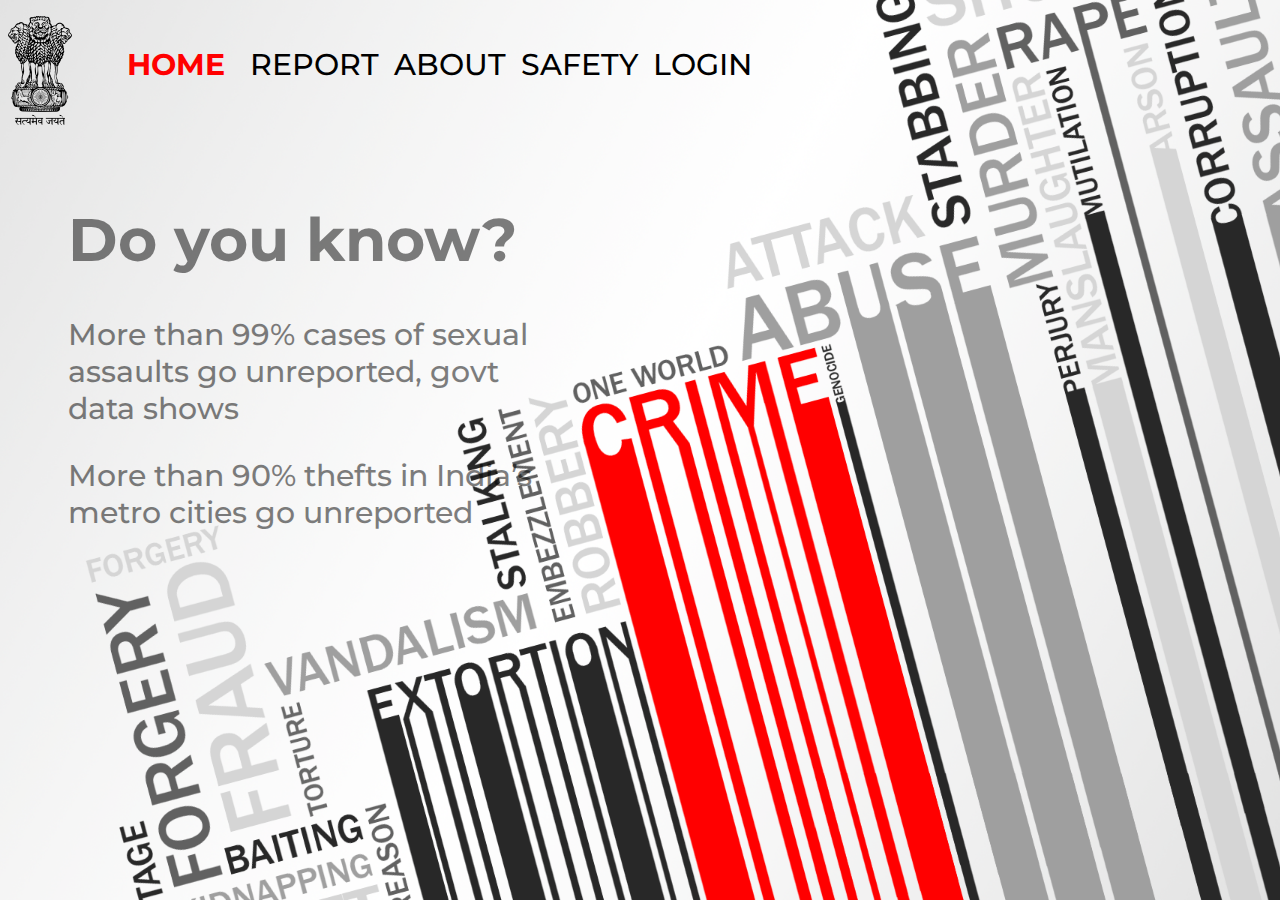
<file: Index.html>
<!DOCTYPE html>
<html lang="en">
<head>
    <meta charset="UTF-8">
    <meta http-equiv="X-UA-Compatible" content="IE=edge">
    <meta name="viewport" content="width=device-width, initial-scale=1.0">
    <title>Crime Reporting Portal</title>
    <link rel="stylesheet" href="./style_index.css">
    
</head>
<body>
    <header>
        <img class="logo" src="./Images/Emblem.png" alt="Logo">
            <ul class="nav_links">
            <li><a href="./Index.html" id="link1">HOME</a></li>
            <li><a href="./Report.html">REPORT</a></li>
            <li><a href="./About.html">ABOUT</a></li>
            <li><a href="./Safety.html">SAFETY</a></li>
            <li><a href="./Login.php">LOGIN</a></li>
        </ul>
</header>

    <div id="one">
    <h1 id="first">Do you know?</h1> <p>More than 99% cases of sexual assaults go unreported, govt data shows</p>
    <p>More than 90% thefts in India’s metro cities go unreported</p>
    </div>
    <div id="two">
    </div>

  
</body>
</html>
</file>
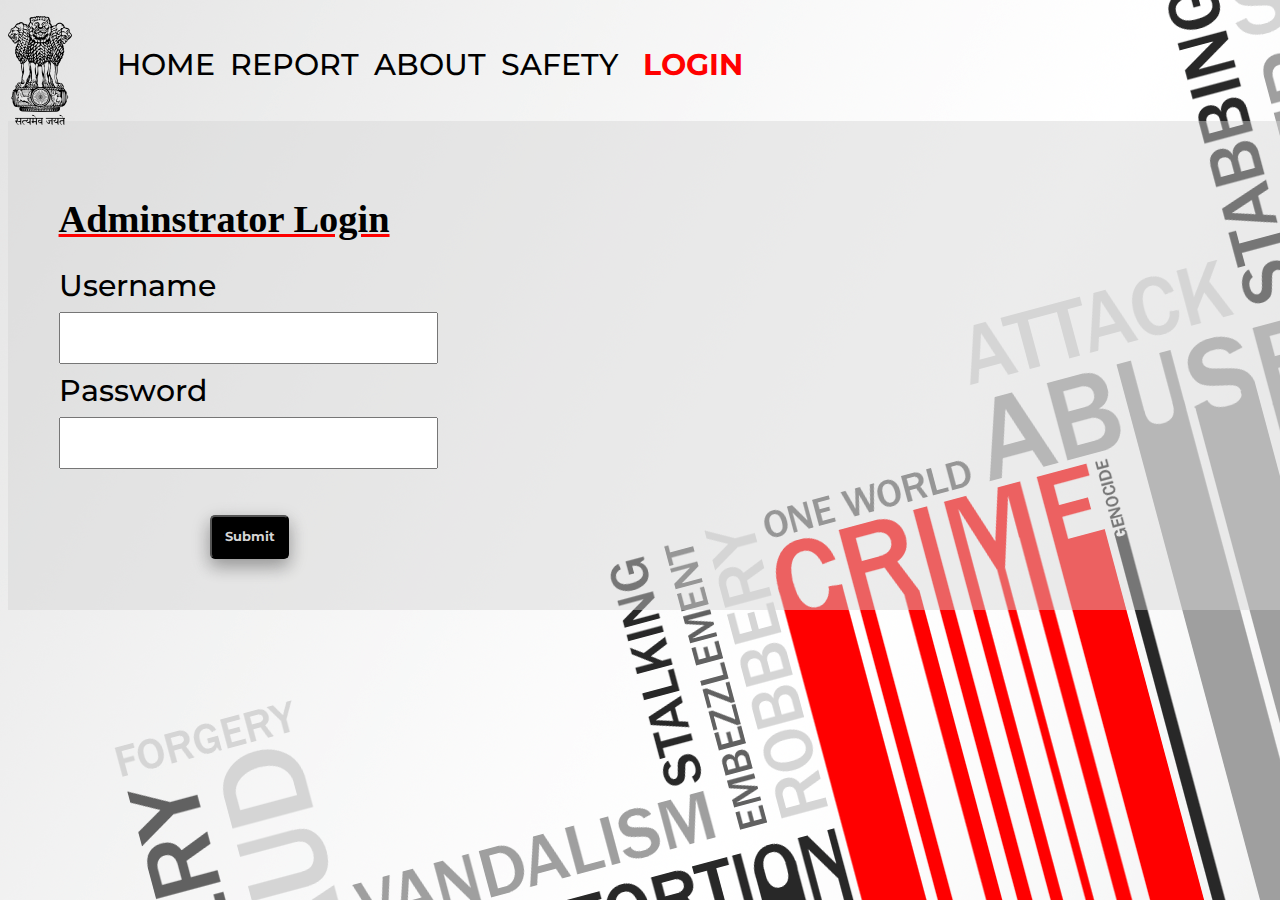
<file: Login.html>
<!DOCTYPE html>
<html lang="en">
<head>
    <meta charset="UTF-8">
    <meta http-equiv="X-UA-Compatible" content="IE=edge">
    <meta name="viewport" content="width=device-width, initial-scale=1.0">
    <title>Login</title>
    <link rel="stylesheet" href="./login_css.css">
    <header>
        <img class="logo" src="./Images/Emblem.png" alt="Logo">
            <ul class="nav_links">
            <li><a href="./Index.html" >HOME</a></li>
            <li><a href="./Report.html">REPORT</a></li>
            <li><a href="./About.html">ABOUT</a></li>
            <li><a href="./Safety.html">SAFETY</a></li>
            <li><a href="./Login.html" id="link1">LOGIN</a></li>
        </ul>
</header>
<form action="#" id="form1">
    <h1>Adminstrator Login </h1>
    <label>Username<label>
        <br><input type="text">
    <br>
    <label>Password<label>
        <br><input type="password">
        <br>
        <input type="submit" value="Submit" id="submit_btn">
</form>
</head>
<body>
    
</body>
</html>
</file>
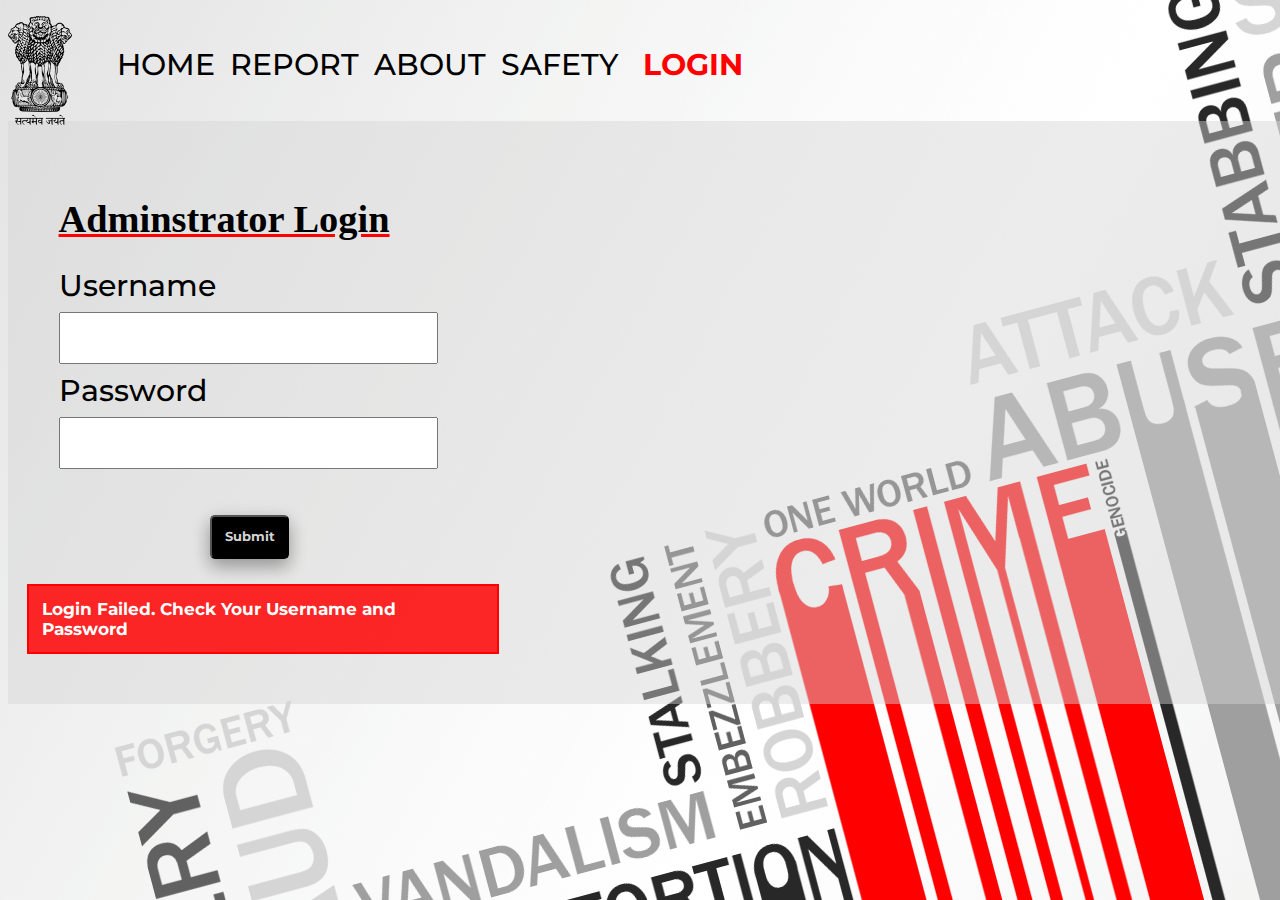
<file: Login_data.html>
<!DOCTYPE html>
<html lang="en">
<head>
    <meta charset="UTF-8">
    <meta http-equiv="X-UA-Compatible" content="IE=edge">
    <meta name="viewport" content="width=device-width, initial-scale=1.0">
    <title>Login</title>
    <link rel="stylesheet" href="./login_css.css">
    <style>
        div.error{
            background-color: rgba(255, 0, 0, 0.84);
            padding: 1%;
            border: 2px solid red;
            width: 35%;
            font-size: 1.3vw;
            color:white;
            margin-top: 2%;
            margin-left: -2.5%;
            animation: alert 4s linear 0s 1;
            animation-fill-mode: forwards;
            font-weight: bold;

}

@keyframes alert {
  0%{
      opacity: 1;
  }
  80%{
      opacity: 1;
  }
  100%{
      opacity: 0;
  }
}
    </style>
    <header>
        <img class="logo" src="./Images/Emblem.png" alt="Logo">
            <ul class="nav_links">
            <li><a href="./Index.html" >HOME</a></li>
            <li><a href="./Report.html">REPORT</a></li>
            <li><a href="./About.html">ABOUT</a></li>
            <li><a href="./Safety.html">SAFETY</a></li>
            <li><a href="./Login.php" id="link1">LOGIN</a></li>
        </ul>
</header>
<form action="../crime/admin.php" id="form1" method="post">
    <h1>Adminstrator Login </h1>
    <label>Username<label>
        <br><input type="text" name="username">
    <br>
    <label>Password<label>
        <br><input type="password" name="password">
        <br>
        <input type="submit" value="Submit" id="submit_btn">
</form>

<div class="error">
    Login Failed. Check Your Username and Password
</div>
</head>
<body>
    
</body>
</html>
</file>
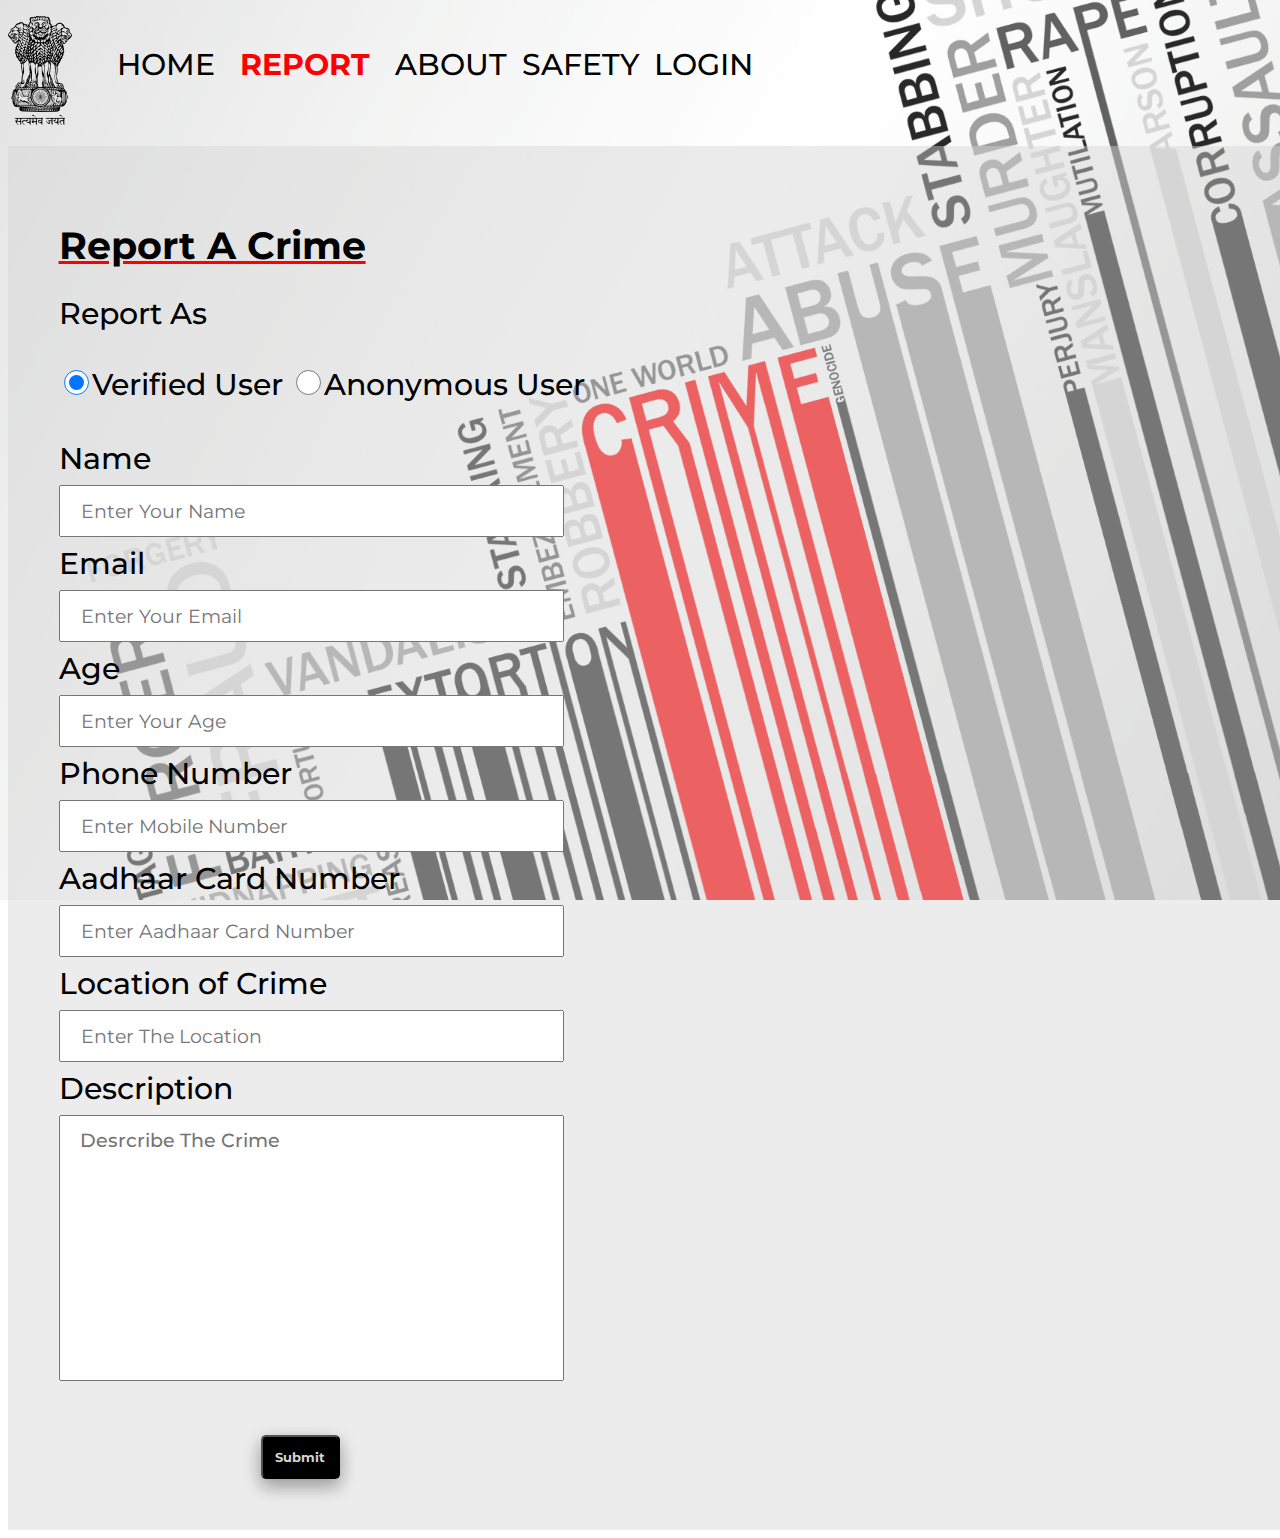
<file: Report.html>
<!DOCTYPE html>
<html lang="en">
<head>
    <meta charset="UTF-8">
    <meta http-equiv="X-UA-Compatible" content="IE=edge">
    <meta name="viewport" content="width=device-width, initial-scale=1.0">
    <title>Complaint</title>
    <link rel="stylesheet" href="./style_report.css">
    <script>
            function enables(){
            names.disabled=false;
            mail.disabled=false;
            numb.disabled=false;
            adhaar.disabled=false;
            age.disabled=false;
        
        }
        function disable(){
            names.disabled=true;
            mail.disabled=true;
            numb.disabled=true;
            adhaar.disabled=true;
            age.disabled=true;
        
            document.getElementById('names').value="";
            document.getElementById('mail').value="";
            document.getElementById('numb').value="";
            document.getElementById('adhaar').value="";
            document.getElementById('age').value="";
            document.getElementById('location').value="";
            document.getElementById('textarea1').value="";
        }
        
        function checknumber(){
            // Function To Check Whether the Mobile Number Entered Contains 10 digits or not
            var numb=document.getElementById("numb").value;
            if(numb.length==10){
                document.getElementById("first").innerHTML = '<h5 style="display: inline;">Valid</h5>';
                document.getElementById("first").style.color = "green";
            }
            else{
                document.getElementById("first").innerHTML = '<h5 style="display: inline;">10 Digits Required</h5>';
                document.getElementById("first").style.color = "red";
            }
        }
        function checknumber1(){
            // Function To Check Whether the Mobile Number Entered Contains 10 digits or not
            var numb=document.getElementById("adhaar").value;
            if(numb.length==12){
                document.getElementById("third").innerHTML = '<h5 style="display: inline;">Valid</h5>';
                document.getElementById("third").style.color = "green";
            }
            else{
                document.getElementById("third").innerHTML = '<h5 style="display: inline;">12 Digits Required</h5>';
                document.getElementById("third").style.color = "red";
            }
        }
        function field1(){
            // Checking The First Name Field By Using The Function field1()  
            var fname = document.getElementById("names").value;
            var reg = /^[a-zA-Z\s\'\-]{2,15}$/;
            if (reg.test(fname)) {
                document.getElementById("second").innerHTML = '<h5 style="display: inline;">Valid</h5>';
                document.getElementById("second").style.color = "green";
            }
            else {
                document.getElementById("second").innerHTML = '<h5 style="display: inline;">2 to 15 Characters</h5>';
                document.getElementById("second").style.color = "red";
            }
        }
        </script>
</head>
<body>
    <header>
        <img class="logo" src="./Images/Emblem.png" alt="Logo">
            <ul class="nav_links">
            <li><a href="./Index.html" >HOME</a></li>
            <li><a href="./Report.html" id="link1">REPORT</a></li>
            <li><a href="./About.html">ABOUT</a></li>
            <li><a href="./Safety.html">SAFETY</a></li>
            <li><a href="./Login.php" >LOGIN</a></li>
        </ul>
</header>
<div>
    
    <form action="../crime/main.php" id="form1" method="post">
       <h1>Report A Crime</h1>
       <label>Report As</label>
       <br>
       <input type="radio"  onclick="enables()" name="select" checked>Verified User
       <input type="radio" onclick="disable()" name="select">Anonymous User
       <br>
       <br>
       <label>Name</label>
        <br><input type="text" id="names" name="name" required onblur="field1()" placeholder="Enter Your Name" ><span id="second"></span>
        <br>
        <label>Email</label>
        <br><input type="email" id="mail" name="email" required placeholder="Enter Your Email">
        <br>
        <label>Age</label>
        <br>
        <input type="number" id="age" name="age" placeholder="Enter Your Age">
        <br>
        <label>Phone Number</label>
        <br>
        <input type="number" id="numb" name="phnumber" onblur="checknumber()" placeholder="Enter Mobile Number"><span id="first"></span>
        <br>
        <label>Aadhaar Card Number</label>
        <br>
        <input type="number" id="adhaar" name="adhaar" onblur="checknumber1()" placeholder="Enter Aadhaar Card Number"><span id="third"></span>
        <br>
        <label>Location of Crime</label>
        <br>
        <input type="text" placeholder="Enter The Location" name="location">
        <br>
        <label>Description</label>
        <br>
        <textarea name="textarea1" cols="30" rows="10" placeholder="Desrcribe The Crime"></textarea>
        <br>
        <input type="submit" value="Submit" id="submit_btn">
    </form>
</div>
</body>
</html>
</file>
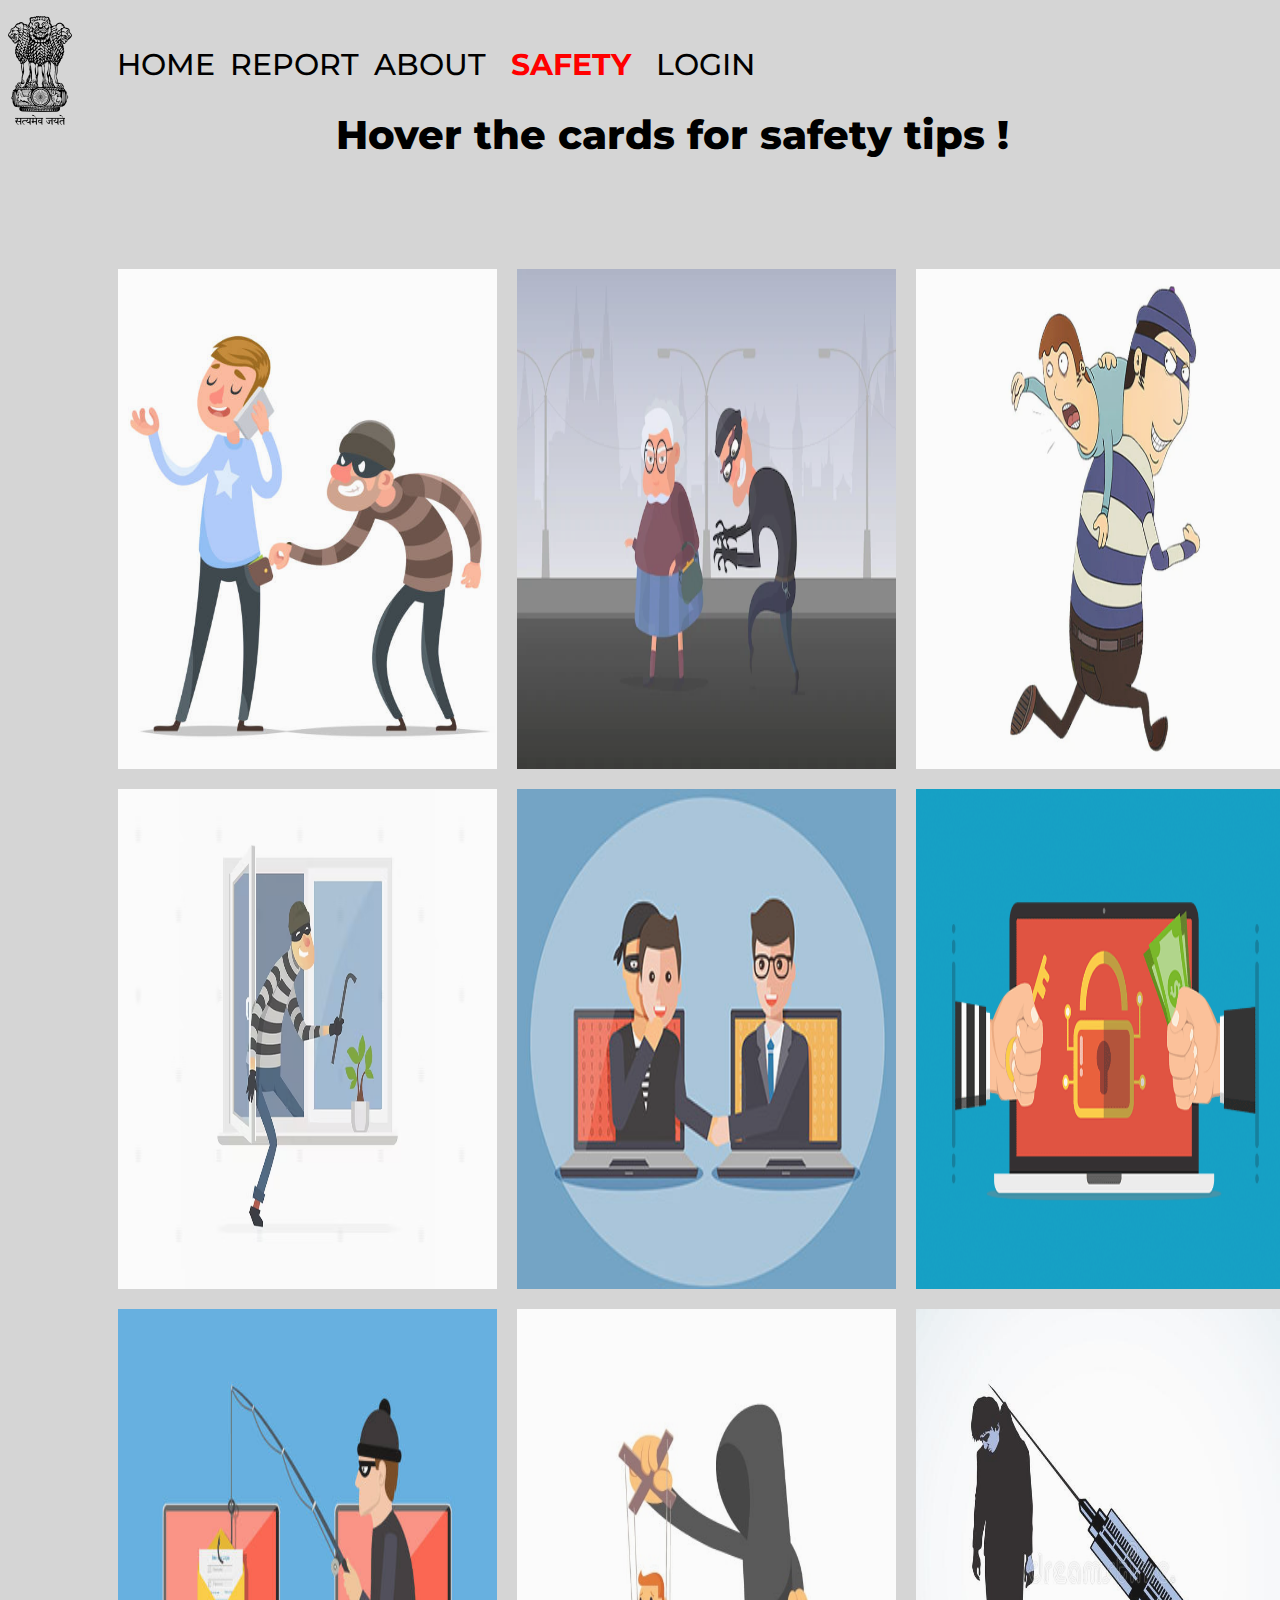
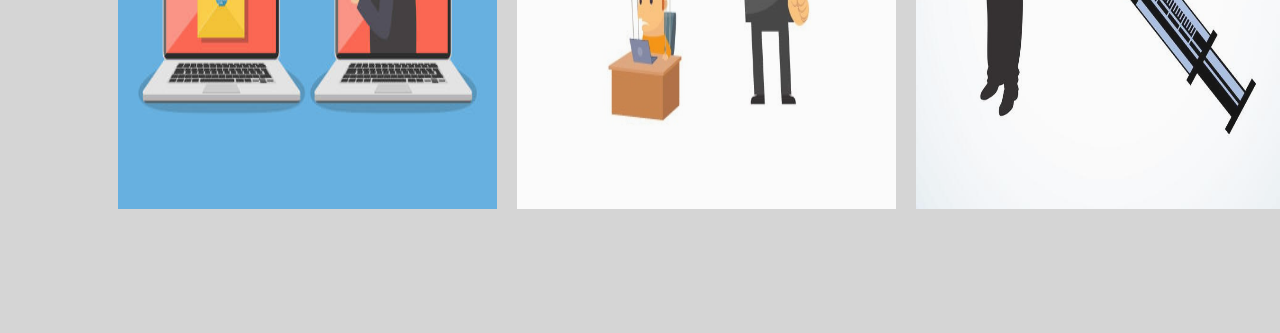
<file: Safety.html>
<!DOCTYPE html>
<html lang="en">
<head>
    <meta charset="UTF-8">
    <meta http-equiv="X-UA-Compatible" content="IE=edge">
    <meta name="viewport" content="width=device-width, initial-scale=1.0">
    <title>How to protect yourself?</title>
    <link rel="stylesheet" href="./style_safety.css">
</head>
<body>
        <header>
            <img class="logo" src="./Images/Emblem.png" alt="Logo">
                <ul class="nav_links">
                <li><a href="./Index.html" >HOME</a></li>
                <li><a href="./Report.html" >REPORT</a></li>
                <li><a href="./About.html">ABOUT</a></li>
                <li><a href="./Safety.html" id="link1">SAFETY</a></li>
                <li><a href="Login.php">LOGIN</a></li>

            </ul>
    </header>
    <h1 id="main_heading">Hover the cards for safety tips !</h1>
    <div id="main">
        
    <div class="block" >
        <div class="face front" id="one">
            
        </div>
        <div class="face back">
            <div class="data">
                <h3 class="cardtext">Pickpocket</h3>
               <ol>
                    <li>Refrain from showing off your things</li>
                    <li>Portion your money</li>
                    <li>Avoid putting things in your back pocket</li>
                    <li>Minimize your valuables</li>
                    <li>Anchor your purse or pack</li>
                </ol>
                <br>
                <a href="https://www.centreforsecurity.com/8-tips-to-protect-yourself-from-pickpockets/" target="_blank">Read More</a>
            </div>

        </div>
    </div>
    <div class="block">
    <div class="face front" id="two">
    </div>
    <div class="face back">
        <div class="data">
            <h3 class="cardtext">Mugging</h3>
           <ol>
              <li>Surrounding Yourself With Other People </li>
              <li>Avoiding Drawing Attention to Yourself</li>
              <li> Ask people about the part of town you’re walking in. </li>
              <li>Avoid desolate areas</li>
              <li>Don’t walk alone when you’re intoxicated</li>
       </ol>
            <a href="https://www.rd.com/list/im-a-mugger-heres-how-to-outsmart-me/" target="_blank">Read More</a>
        </div>
    </div>
    </div>
    <div class="block">
        <div class="face front" id="three">
        </div>
        <div class="face back">
            <div class="data">
                <h3 class="cardtext">Abduction</h3>
               <ol>
                    <li>Don’t discuss money publicly</li>
                    <li>Do not accept rides from strangers</li>
                    <li>Stop routine movements</li>
                    <li>Know your neighbours</li>
                    <li>Keep emergency numbers</li>
                    <li>Always keep your phone handy</li>
                    <li>Be careful with revealing data on social media</li>
                </ol>
                <a href="https://thenationonlineng.net/20-tips-to-avoid-being-kidnapped-abducted/" target="_blank">Read More</a>
            </div>
        </div>
    </div>
    <div class="block">
        <div class="face front" id="four">
        </div>
        <div class="face back">
            <div class="data">
                <h3 class="cardtext">Burglary</h3>
               <ol>
                    <li>Make your home look occupied, and make it difficult to break in.</li>
                   <li>Check your locks on doors and windows and replace them with secure devices as necessary.</li>
                   <li>Lock all outside doors and windows before you leave the house or go to bed.</li>
          
                </ol>
                <a href="https://www.firestoneco.gov/449/Tips-to-Prevent-Burglary" target="_blank">Read More</a>
            </div>
        </div>
    </div>

    <div class="block">
        <div class="face front" id="five">
        </div>
        <div class="face back">
            <div class="data">
                <h3 class="cardtext">Identity Theft</h3>
               <ol>
              <li>Be more defensive with personal information.</li>
              <li>Don’t leave a paper trail.</li>
              <li>Watch Out for Phishing Attempts</li>
              <li>Limit Your Exposure</li>
              <li>Avoid using public WiFi.</li>
           </ol>
                <a href="https://www.kaspersky.co.in/resource-center/threats/how-to-prevent-ransomware" target="_blank">Read More</a>
            </div>
        </div>
    </div>
    <div class="block">
        <div class="face front" id="six">
        </div>
        <div class="face back">
            <div class="data">
                <h3 class="cardtext">Ransomware</h3>
               <ol>
                 <li>Make backups</li>
                 <li>Be careful with messages</li>
                 <li>Avoid suspicious websites</li>
                 <li> Update software in a timely manner</li>
                 <li>Install a security solution</li>
           </ol>
                <a href="https://www.kaspersky.co.in/resource-center/threats/how-to-prevent-ransomware" target="_blank">Read More</a>
            </div>
        </div>
    </div>

    <div class="block">
        <div class="face front" id="seven">
        </div>
        <div class="face back">
            <div class="data">
                <h3 class="cardtext">Phishing</h3>
               <ol>
                    <li>Protect your computer by using security software.</li>
                    <li> Protect your accounts by using multi-factor authentication. </li>
                    <li>Protect your data by backing it up.</li>
                    <li>Protect your mobile phone by setting software to update automatically. </li>
           </ol>
                <a href="https://consumer.ftc.gov/articles/how-recognize-and-avoid-phishing-scams" target="_blank">Read More</a>
            </div>
        </div>
    </div>
    <div class="block">
        <div class="face front" id="eight">
        </div>
        <div class="face back">
            <div class="data">
                <h3 class="cardtext">Social Engineering Attacks</h3>
               <ol>
                  <li>Delete any request for personal information or passwords. </li>
                  <li>Reject requests for help or offers of help.</li>
                  <li> Set your spam filters to high.</li>
                  <li>Secure your devices.</li>
                  <li>Always be mindful of risks.</li>
           </ol>
                <a href="https://www.mdsny.com/5-ways-to-prevent-social-engineering-attacks/" target="_blank">Read More</a>
            </div>
        </div>
    </div>
    <div class="block">
        <div class="face front" id="nine">
        </div>
        <div class="face back">
            <div class="data">
                <h3 class="cardtext">Drug Abuse</h3>
               <ol>
                  <li>Effectively deal with peer pressure</li>
                  <li>Seek help for mental illness.</li>
                  <li>Keep a well-balanced life.</li>
                  <li>Examine every risk factor.</li>
                  <li>Deal with life pressure.</li>
           </ol>
                <a href="https://treatmentsolutions.com/blog/top-5-ways-to-prevent-substance-abuse/" target="_blank">Read More</a>
            </div>
        </div>
    </div>
</div>
</body>
</html>
</file>
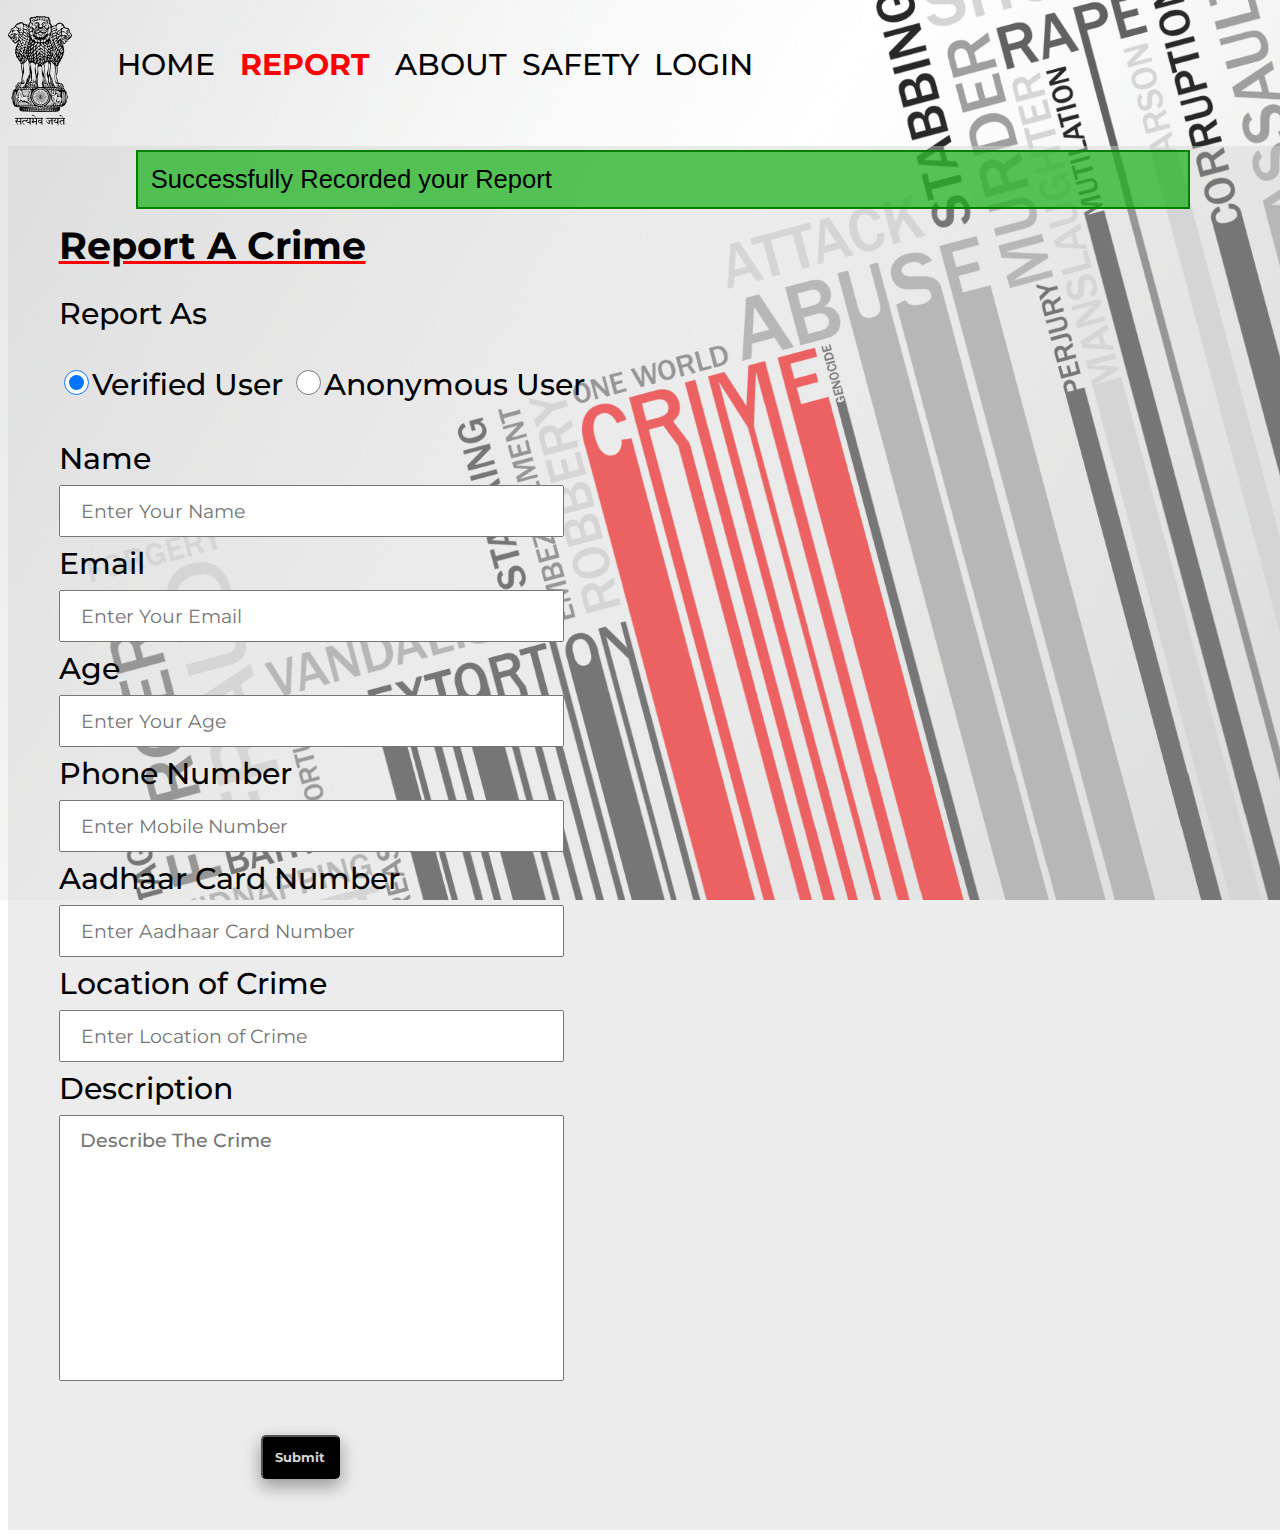
<file: trueReport.html>
<!DOCTYPE html>
<html lang="en">
<head>
    <meta charset="UTF-8">
    <meta http-equiv="X-UA-Compatible" content="IE=edge">
    <meta name="viewport" content="width=device-width, initial-scale=1.0">
    <title>Complaint</title>
    <link rel="stylesheet" href="./style_report.css">
    <style>
        div.alert{
            position: absolute;
            font-size: 2vw;
            width:80%;
            padding: 1%;
            margin-left: 10%;
            margin-top: 4%;
            background-color: rgba(18, 175, 18, 0.692);
            border: 2px solid green;
            font-family: 'Lucida Sans', 'Lucida Sans Regular', 'Lucida Grande', 'Lucida Sans Unicode', Geneva, Verdana, sans-serif;
            animation: alert 4s linear 0s 1;
            animation-fill-mode: forwards;
        }
        @keyframes alert {
            0%{
                opacity: 1;
            }
            80%{
                opacity: 1;
            }
            100%{
                opacity: 0;
            }
            
        }
    </style>
</head>
<body>
    <header>
        <img class="logo" src="./Images/Emblem.png" alt="Logo">
            <ul class="nav_links">
            <li><a href="./Index.html" >HOME</a></li>
            <li><a href="./Report.html" id="link1">REPORT</a></li>
            <li><a href="./About.html">ABOUT</a></li>
            <li><a href="./Safety.html">SAFETY</a></li>
            <li><a href="./Login.php" >LOGIN</a></li>
        </ul>
</header>

<div class="alert">
    Successfully Recorded your Report
</div>
<div>
    
    <form action="../crime/main.php" id="form1" method="post">
       <h1>Report A Crime</h1>
       <label>Report As</label>
       <br>
       <input type="radio"  onclick="enables()" name="select" checked>Verified User
       <input type="radio" onclick="disable()" name="select">Anonymous User
       <br>
       <br>
       <label>Name</label>
        <br><input type="text" id="names" name="name" required onblur="field1()" placeholder="Enter Your Name"><span id="second"></span>
        <br>
        <label>Email</label>
        <br><input type="email" id="mail" name="email" placeholder="Enter Your Email" >
        <br>
        <label>Age</label>
        <br>
        <input type="number" id="age" name="age" placeholder="Enter Your Age">
        <br>
        <label>Phone Number</label>
        <br>
        <input type="number" id="numb"  name="phnumber" onblur="checknumber()" placeholder="Enter Mobile Number"><span id="first"></span>
        <br>
        <label>Aadhaar Card Number</label>
        <br>
        <input type="number" id="adhaar" name="adhaar" onblur="checknumber1()" placeholder="Enter Aadhaar Card Number"><span id="third"></span>
        <br>
        <label>Location of Crime</label>
        <br>
        <input type="text" name="location" placeholder="Enter Location of Crime" >
        <br>
        <label>Description</label>
        <br>
        <textarea name="textarea1" cols="30" rows="10" placeholder="Describe The Crime"></textarea>
        <br>
        <input type="submit" value="Submit" id="submit_btn">

    </form>
</div>

<script src="./script.js">
</script>
</body>
</html>
</file>
<file: style_index.css>
@import url("https://fonts.googleapis.com/css2?family=Montserrat:wght@300&display=swap"); 
body {
  background: url(./Images/Background.png) ;
  background-attachment:fixed;
  background-size: cover;
}
.logo{
    float: left;
}
.nav_links{
    display: flex;
    justify-content: flex-start;
  
}
.nav_links li{
    display: inline;   
    margin-top: 30px;
    margin-left: 5px;
    margin-right: 10px;
    
}
.nav_links li a{
    text-decoration: none;
}

li,
a,div{
  font-family: "Montserrat", sans-serif;
  font-weight: 500;
  font-size: 30px;
  color: black;
  text-decoration: none;
}
.nav_links li a {
    transition: all 0.3s ease 0s;
  }
#link1{
  color: #FF0000;
  /* background-color: grey; */
  padding: 10px;
  font-weight:bold;
}
.nav_links li a:hover {
    color: #FF0000;
    background-color: grey;
    padding: 10px;
    font-weight:bold;
    opacity: 0.7;
  } 
.logo {
    cursor: pointer;
  }
#one{
      /* background-color:gray; */
      margin-top: 120px;
      margin-left: 60px;
      width: 40%;
      height: 500px; 
      /* border: 2px solid gray; */
      /* transform: rotate(-20deg); */
      opacity: 0.5;

  }
  #one :hover{
    color: black;
    background-color: grey;
    padding: 10px;
    font-weight:bold;
    transition: all 0.3s ease 0s;
  }
#first:hover{
    text-decoration: underline red;

}
</file>
<file: login_css.css>
@import url("https://fonts.googleapis.com/css2?family=Montserrat:wght@300&display=swap"); 
body {
  background: url(./Images/Background.png) ;
  background-attachment:fixed;
}
.logo{
    float: left;
}
.nav_links{
    display: flex;
    justify-content: flex-start;
  
}
.nav_links li{
    display: inline;   
    margin-top: 30px;
    margin-left: 5px;
    margin-right: 10px;
    
}
.nav_links li a{
    text-decoration: none;
}
li,
a,div{
  font-family: "Montserrat", sans-serif;
  font-weight: 500;
  font-size: 30px;
  color: black;
  text-decoration: none;
}
.nav_links li a {
    transition: all 0.3s ease 0s;
  }
#link1{
  color: #FF0000;
  /* background-color: grey; */
  padding: 10px;
  font-weight:bold;
}
.nav_links li a:hover {
    color: #FF0000;
    background-color: grey;
    padding: 10px;
      font-weight:bold;
    opacity: 0.7;
  } 
  .logo {
    cursor: pointer;
  }
  form {
    background-color:#d5d5d574 ;
    padding: 4%;
    margin-top: 3%;
    width: 100%;
  /* opacity: 0.7; */
    
  }
  form h1{
    font-size: 3vw;
    text-align: start;
    text-decoration: underline #FF0000;;
  }
  form input{
    font-family: "Montserrat", sans-serif;
    margin-top: 3%;
    padding:1% ;
    margin-left: 5%;
    font-size: 1vw;
  } 
label{
  font-family: "Montserrat", sans-serif;
  font-weight: 500;
  font-size: 30px;
  color: black;
}
input[type=text]{
  width: 30%;
  padding: 12px 20px;
  margin: 8px 0;
  box-sizing: border-box;
  font-size: 1.5vw;
  /* border: 2px solid red;
  border-radius: 4px; */
  /* border: none;
  border-bottom: 2px solid red; */
 }
input[type=password]{
  width: 30%;
  padding: 12px 20px;
  margin: 8px 0;
  box-sizing: border-box;
  font-size: 1.5vw;
 }
 #submit_btn{
  margin-left: 12%;
  font-weight: bold;  
  border-radius: 5px;
  box-shadow: 0 8px 16px 0 rgba(0,0,0,0.2), 0 6px 20px 0 rgba(0,0,0,0.19);
  background-color: black;
  color: #D5D5D5;
}
#submit_btn:hover{
  background-color:rgba(0, 0, 0, 0.701);
}
</file>
<file: style_report.css>
@import url("https://fonts.googleapis.com/css2?family=Montserrat:wght@300&display=swap"); 
body{
background-image:url(./Images/Background.png);
/* background-color: grey; */
/* background-repeat: no-repeat;*/
background-size: cover; 
background-attachment: fixed;
/* opacity: 0.7; */
}
.logo{
    float: left;
  }
  .nav_links{
    display: flex;
    justify-content: flex-start;
  
  }
  .nav_links li{
    display: inline;   
    margin-top: 30px;
    margin-left: 5px;
    margin-right: 10px;
  }  
  #link1{
    color: #FF0000;
    /* background-color: grey; */
    padding: 10px;
    font-weight:bold;
  }
  .nav_links li a:hover {
    color: #FF0000;
    background-color: grey;
    padding: 10px;
    font-weight:bold;
    opacity: 0.7;
  } 
.logo {
    cursor: pointer;
  }
  .nav_links li a {
    transition: all 0.3s ease 0s;
  }
  li,a,form,textarea{
  font-family: "Montserrat", sans-serif;
  font-weight: 500;
  font-size: 30px;
  color: black;
  text-decoration: none;
}
 form {
  background-color:#d5d5d574 ;
  padding: 4%;
  margin-top: 5%;
  width: 100%;
/* opacity: 0.7; */
  
}
form h1{
  font-size: 3vw;
  text-align: start;
  text-decoration: underline #FF0000;;
}
form input{
  font-family: "Montserrat", sans-serif;
  margin-top: 3%;
  /* background-color: #e44e4ef6; */
  padding:1% ;
  /* border: inset; */
  /* border-radius: 10px; */
  margin-left: 5%;
  font-size: 1vw;
} 
#link1{
    color: #FF0000;
    padding: 10px;
    font-weight:bold;
  }
  input[type=text]{
    width: 40%;
    padding: 12px 20px;
    margin: 8px 0;
    box-sizing: border-box;
    font-size: 1.5vw;
   }
  input[type=email]{
    width: 40%;
    padding: 12px 20px;
    margin: 8px 0;
    box-sizing: border-box;
    font-size: 1.5vw;
  }
  input[type=number]{
    width: 40%;
    padding: 12px 20px;
    margin: 8px 0;
    box-sizing: border-box;
    font-size: 1.5vw;
  }
textarea{
    width: 40%;
    padding: 12px 20px;
    margin: 8px 0;
    box-sizing: border-box;
    font-size: 1.5vw;
    resize: none;
  }
#submit_btn{
  margin-left: 16%;
  font-weight: bold;  
  border-radius: 5px;
  box-shadow: 0 8px 16px 0 rgba(0,0,0,0.2), 0 6px 20px 0 rgba(0,0,0,0.19);
  background-color: black;
  color: #D5D5D5;
}
#submit_btn:hover{
  background-color:rgba(0, 0, 0, 0.701);
}

input[type=radio]{
  height: 25px;
  width: 25px;
  background-color: #eee;
  border-radius: 50%;
  margin-left: 5px;
  padding: 5px;
}
#first{
  margin-left: 10px;
}
#second{
  margin-left: 10px;
}
#third{
  margin-left: 10px;
}
</file>
<file: style_safety.css>
@import url("https://fonts.googleapis.com/css2?family=Montserrat:wght@300&display=swap"); 
body{
    background:#D5D5D5 ; 
    background-repeat: no-repeat;
    background-size: cover;
    font-family: "Montserrat", sans-serif;
}

.block{                                     
    
/* border: 2px solid red; */
position: relative;
height: 500px;
width: 30%;
margin: 10px 10px;
background-color:#D5D5D5;
transform-style: preserve-3d;
opacity: 0.9;

}
.block .face{
    position: absolute;
    top: 0;
    left: 0;
    width: 100%;
    height: 100%;
    transform-style: preserve-3d;
    display: flex;
    justify-content: center;
    align-items: flex-start;
    backface-visibility: hidden;
    transition: 0.5s ease-in-out;
    transform: perspective(500px) rotateY(0deg);
}
.block .face.front{
background-color: #FF0000;

}
.block .face.back{
    background-color: white;
    color:black;
    transform: perspective(500px) rotateY(180deg);
}
.block:hover .face.front{
    transform: perspective(500px) rotateY(180deg);


}
.block:hover .face.back{
    transform: perspective(500px) rotateY(360deg);
}
.block .face h2{
    font-size: 3em;
    text-transform: uppercase;
}
.block .back h2{
    font-size: 2em;
}

#main{
    height: 100%;
    width: 100%;
    display: flex;
    margin-top: 100px;
    margin-left: 100px;
    flex-wrap:wrap;
}
#one{
    background-image: url(./Images/img1.jpg);
    background-size:100% 500px;
    background-repeat: no-repeat;
}
#two{
    background-image: url(./Images/img2.jpeg);
    background-size:100% 500px;
    background-repeat: no-repeat;
}
#three{
    background-image: url(./Images/img3.jpeg);
    background-size:100% 500px;
    background-repeat: no-repeat;
}
#four{
    background-image: url(./Images/img4.jpeg);
    background-size:100% 500px;
    background-repeat: no-repeat;
}
#five{
    background-image: url(./Images/img5.jpg);
    background-size:100% 500px;
    background-repeat: no-repeat;
}
#six{
    background-image: url(./Images/img6.png);
    background-size:100% 500px;
    background-repeat: no-repeat;
}
#seven{
    background-image: url(./Images/img7.jpg);
    background-size:100% 500px;
    background-repeat: no-repeat;
}
#eight{
    background-image: url(./Images/img8.jpg);
    background-size:100% 500px;
    background-repeat: no-repeat;
}
#nine{
    background-image: url(./Images/img9.jpg);
    background-size:100% 500px;
    background-repeat: no-repeat;
}

li,
a,div{
  font-family: "Montserrat", sans-serif;
  font-weight: 500;
  font-size: 30px;
  color: black;
  text-decoration: none;
}
.logo{
    float: left;
  }
  .nav_links{
    display: flex;
    justify-content: flex-start;
  
  }
  .nav_links li{
    display: inline;   
    margin-top: 30px;
    margin-left: 5px;
    margin-right: 10px;
  }  
  #link1{
    color: #FF0000;
    /* background-color: grey; */
    padding: 10px;
    font-weight:bold;
  }
  .nav_links li a:hover {
    color: #FF0000;
    background-color: grey;
    padding: 10px;
    font-weight:bold;
    opacity: 0.7;
  } 
.logo {
    cursor: pointer;
  }
  .nav_links li a {
    transition: all 0.3s ease 0s;
  }
  #main_heading{
      display: flex;
      justify-content: center;
      align-items: center;
      font-weight: 800;
      font-size: 40px;
  }
  .cardtext{
      text-align: center;
      text-decoration: underline;
  }
</file>
